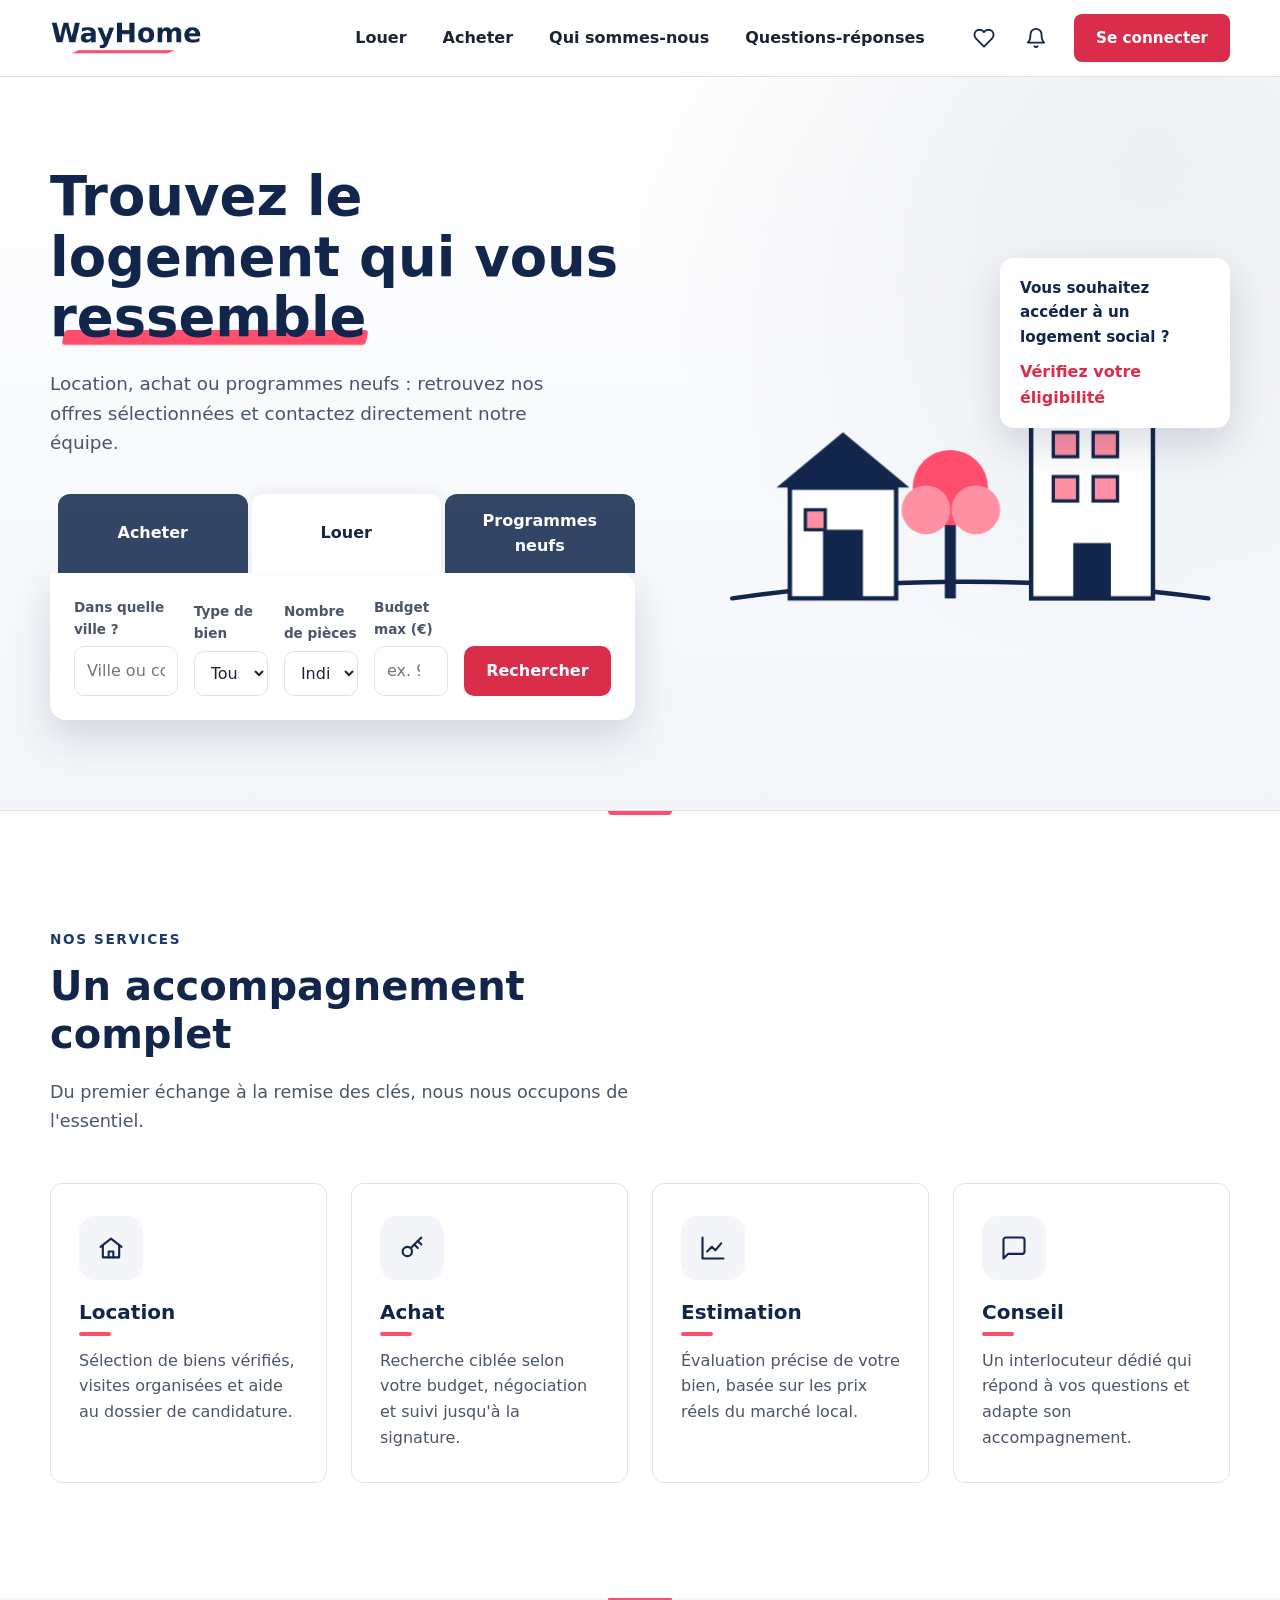
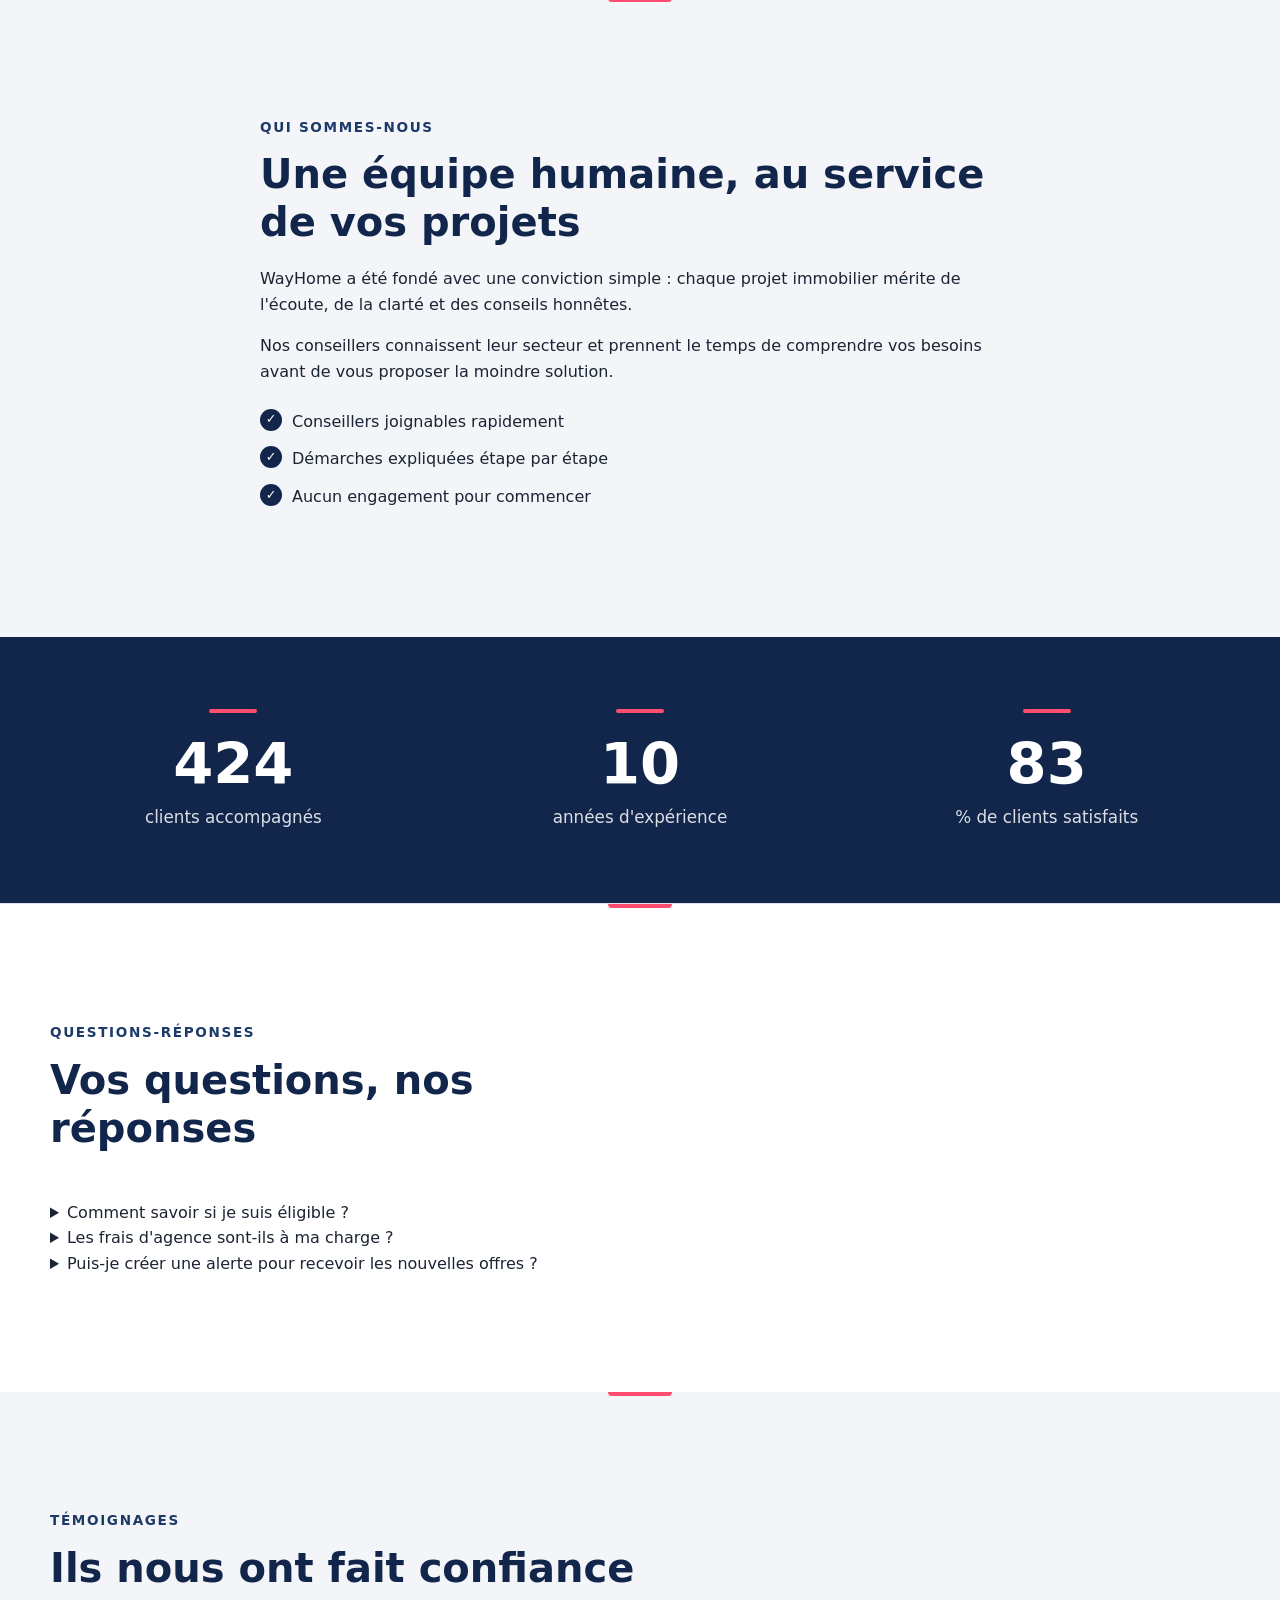
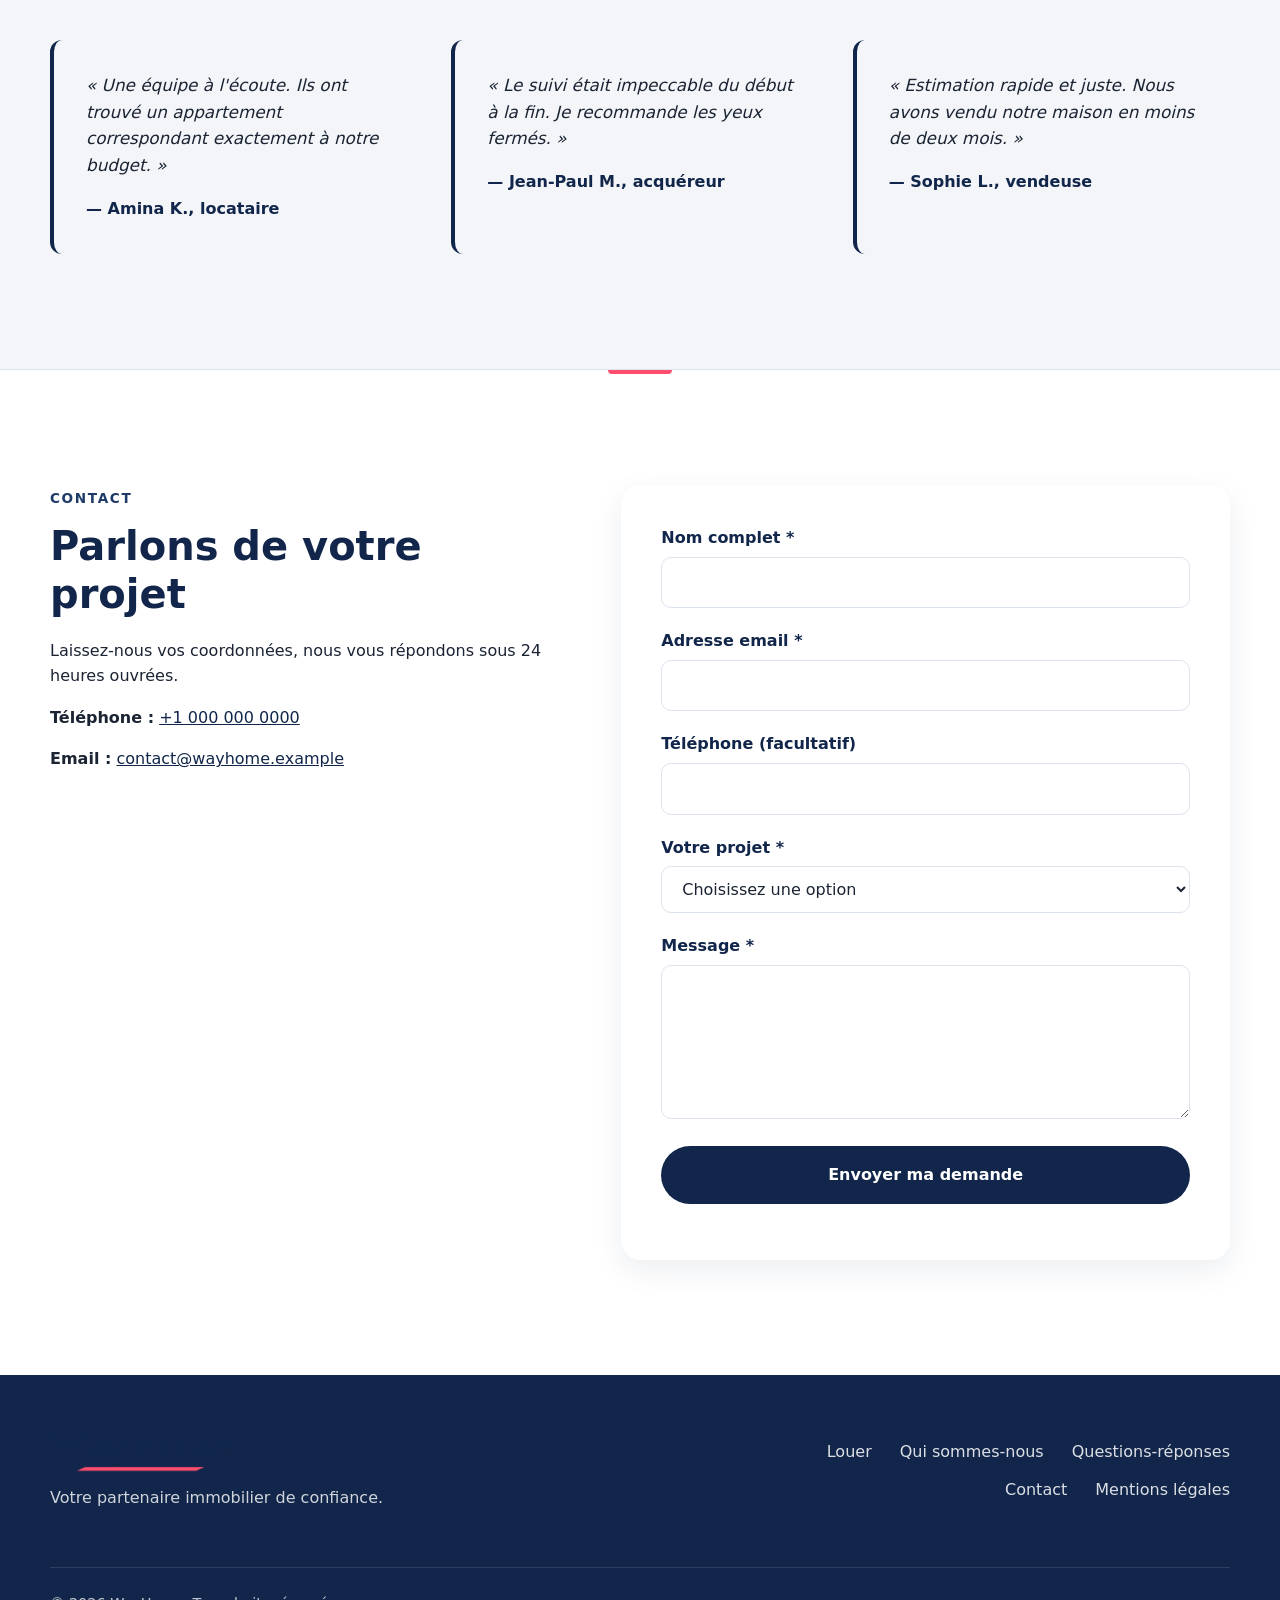
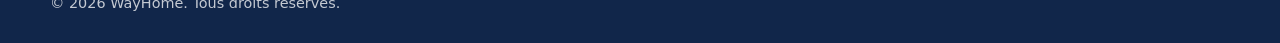
<file: index.html>
<!DOCTYPE html>
<html lang="fr">
<head>
  <!-- Métadonnées de base : encodage, responsive, description SEO -->
  <meta charset="UTF-8">
  <meta name="viewport" content="width=device-width, initial-scale=1.0">
  <meta name="description" content="WayHome : location, achat et programmes neufs. Trouvez le logement qui vous correspond et contactez notre équipe.">
  <title>WayHome | Trouvez le logement qui vous ressemble</title>

  <!-- Feuilles de style : base, puis page d'accueil -->
  <link rel="stylesheet" href="css/style.css">
  <link rel="stylesheet" href="css/hero.css">
  <link rel="icon" href="assets/logo.png" type="image/png">
</head>
<body>

  <!-- Lien d'évitement : accès direct au contenu au clavier -->
  <a class="skip-link" href="#contenu">Aller au contenu principal</a>

  <!-- ===================== HEADER ===================== -->
  <header class="site-header" id="haut">
    <div class="container header-inner">

      <!-- Logo à gauche -->
      <a href="#haut" class="logo" aria-label="WayHome, retour en haut de la page">
        <img src="assets/logo.png" alt="Logo WayHome" width="150" height="34">
      </a>

      <!-- Menu centré -->
      <nav class="main-nav" id="menu-principal" aria-label="Navigation principale">
        <ul>
          <li><a href="#recherche">Louer</a></li>
          <li><a href="#recherche">Acheter</a></li>
          <li><a href="#a-propos">Qui sommes-nous</a></li>
          <li><a href="#questions">Questions-réponses</a></li>
        </ul>
      </nav>

      <!-- Actions à droite : favoris, alertes, connexion -->
      <div class="header-actions">
        <a href="#contact" class="icone-action" aria-label="Mes favoris">
          <svg width="22" height="22" viewBox="0 0 24 24" fill="none" stroke="currentColor" stroke-width="2" stroke-linecap="round" stroke-linejoin="round" aria-hidden="true">
            <path d="M20.8 4.6a5.5 5.5 0 0 0-7.8 0L12 5.7l-1-1.1a5.5 5.5 0 0 0-7.8 7.8l1 1.1L12 21.3l7.8-7.8 1-1.1a5.5 5.5 0 0 0 0-7.8z"/>
          </svg>
        </a>
        <a href="#contact" class="icone-action" aria-label="Mes alertes">
          <svg width="22" height="22" viewBox="0 0 24 24" fill="none" stroke="currentColor" stroke-width="2" stroke-linecap="round" stroke-linejoin="round" aria-hidden="true">
            <path d="M18 8a6 6 0 0 0-12 0c0 7-3 9-3 9h18s-3-2-3-9"/>
            <path d="M13.7 21a2 2 0 0 1-3.4 0"/>
          </svg>
        </a>
        <a href="#contact" class="btn btn-accent btn-small">Se connecter</a>
      </div>

      <!-- Bouton hamburger (mobile uniquement) -->
      <button class="menu-toggle" type="button" aria-expanded="false" aria-controls="menu-principal">
        <span class="sr-only">Ouvrir le menu</span>
        <span class="burger" aria-hidden="true"></span>
      </button>
    </div>
  </header>

  <main id="contenu">

    <!-- ===================== HERO ===================== -->
    <section class="accueil" aria-labelledby="titre-hero">
      <div class="container accueil-grille">

        <!-- Colonne gauche : titre, texte et recherche -->
        <div class="accueil-texte reveal">
          <h1 id="titre-hero">
            Trouvez le logement qui vous <span class="souligne">ressemble</span>
          </h1>
          <p class="accueil-lead">
            Location, achat ou programmes neufs : retrouvez nos offres sélectionnées
            et contactez directement notre équipe.
          </p>

          <!-- Bloc de recherche à onglets -->
          <div class="recherche" id="recherche">
            <div class="onglets" role="tablist" aria-label="Type de projet">
              <button type="button" role="tab" id="onglet-acheter" class="onglet"
                      aria-selected="false" aria-controls="panneau-recherche" tabindex="-1" data-type="achat">
                Acheter
              </button>
              <button type="button" role="tab" id="onglet-louer" class="onglet"
                      aria-selected="true" aria-controls="panneau-recherche" tabindex="0" data-type="location">
                Louer
              </button>
              <button type="button" role="tab" id="onglet-neuf" class="onglet"
                      aria-selected="false" aria-controls="panneau-recherche" tabindex="-1" data-type="neuf">
                Programmes neufs
              </button>
            </div>

            <form class="recherche-panneau" id="panneau-recherche" role="tabpanel" aria-labelledby="onglet-louer">
              <div class="champ champ-ville">
                <label for="ville">Dans quelle ville ?</label>
                <input type="text" id="ville" name="ville" placeholder="Ville ou code postal" autocomplete="address-level2">
              </div>

              <div class="champ">
                <label for="type-bien">Type de bien</label>
                <select id="type-bien" name="type-bien">
                  <option value="">Tous</option>
                  <option value="appartement">Appartement</option>
                  <option value="maison">Maison</option>
                </select>
              </div>

              <div class="champ">
                <label for="pieces">Nombre de pièces</label>
                <select id="pieces" name="pieces">
                  <option value="">Indifférent</option>
                  <option value="1">1 pièce</option>
                  <option value="2">2 pièces</option>
                  <option value="3">3 pièces</option>
                  <option value="4">4 pièces et plus</option>
                </select>
              </div>

              <div class="champ">
                <label for="budget">Budget max (€)</label>
                <input type="number" id="budget" name="budget" min="0" step="1000" placeholder="ex. 900">
              </div>

              <button type="submit" class="btn-recherche">Rechercher</button>
            </form>
          </div>
        </div>

        <!-- Colonne droite : illustration et encart d'éligibilité -->
        <div class="accueil-visuel reveal">
          <!-- Illustration vectorielle originale, décorative -->
          <svg class="illustration" viewBox="0 0 480 380" role="img" aria-hidden="true" focusable="false">
            <!-- Soleil -->
            <circle cx="390" cy="70" r="34" class="ill-accent" />
            <!-- Sol -->
            <path d="M30 330 Q240 300 460 330" class="ill-trait" fill="none" />
            <!-- Maison basse -->
            <g class="ill-maison">
              <path d="M70 230 L130 180 L190 230 Z" class="ill-toit" />
              <rect x="82" y="230" width="96" height="100" class="ill-mur" />
              <rect x="112" y="268" width="36" height="62" class="ill-porte" />
              <rect x="96" y="250" width="18" height="18" class="ill-fenetre" />
            </g>
            <!-- Arbre -->
            <g class="ill-arbre">
              <rect x="222" y="260" width="10" height="70" class="ill-tronc" />
              <circle cx="227" cy="230" r="34" class="ill-accent" />
              <circle cx="205" cy="250" r="22" class="ill-accent-doux" />
              <circle cx="250" cy="250" r="22" class="ill-accent-doux" />
            </g>
            <!-- Immeuble -->
            <g class="ill-immeuble">
              <rect x="300" y="110" width="110" height="220" class="ill-mur" />
              <rect x="320" y="140" width="22" height="22" class="ill-fenetre" />
              <rect x="356" y="140" width="22" height="22" class="ill-fenetre" />
              <rect x="320" y="180" width="22" height="22" class="ill-fenetre" />
              <rect x="356" y="180" width="22" height="22" class="ill-fenetre" />
              <rect x="320" y="220" width="22" height="22" class="ill-fenetre" />
              <rect x="356" y="220" width="22" height="22" class="ill-fenetre" />
              <rect x="338" y="280" width="34" height="50" class="ill-porte" />
            </g>
          </svg>

          <!-- Encart d'éligibilité -->
          <aside class="encart-eligibilite" aria-labelledby="titre-eligibilite">
            <p id="titre-eligibilite" class="encart-titre">Vous souhaitez accéder à un logement social ?</p>
            <a href="#contact" class="encart-lien">Vérifiez votre éligibilité</a>
          </aside>
        </div>
      </div>
    </section>

    <!-- ===================== SERVICES ===================== -->
    <section id="services" class="section" aria-labelledby="titre-services">
      <div class="container">
        <header class="section-head reveal">
          <p class="eyebrow">Nos services</p>
          <h2 id="titre-services">Un accompagnement complet</h2>
          <p>Du premier échange à la remise des clés, nous nous occupons de l'essentiel.</p>
        </header>

        <div class="cards">
          <article class="card reveal">
            <div class="card-icon" aria-hidden="true">
              <svg viewBox="0 0 24 24" fill="none" stroke="currentColor" stroke-width="1.8" stroke-linecap="round" stroke-linejoin="round"><path d="M3 11l9-7 9 7"/><path d="M5 10v10h14V10"/><path d="M10 20v-5h4v5"/></svg>
            </div>
            <h3>Location</h3>
            <p>Sélection de biens vérifiés, visites organisées et aide au dossier de candidature.</p>
          </article>
          <article class="card reveal">
            <div class="card-icon" aria-hidden="true">
              <svg viewBox="0 0 24 24" fill="none" stroke="currentColor" stroke-width="1.8" stroke-linecap="round" stroke-linejoin="round"><circle cx="8" cy="15" r="4"/><path d="M11 12l9-9"/><path d="M17 6l3 3"/><path d="M14 9l3 3"/></svg>
            </div>
            <h3>Achat</h3>
            <p>Recherche ciblée selon votre budget, négociation et suivi jusqu'à la signature.</p>
          </article>
          <article class="card reveal">
            <div class="card-icon" aria-hidden="true">
              <svg viewBox="0 0 24 24" fill="none" stroke="currentColor" stroke-width="1.8" stroke-linecap="round" stroke-linejoin="round"><path d="M3 3v18h18"/><path d="M7 15l4-4 3 3 5-6"/></svg>
            </div>
            <h3>Estimation</h3>
            <p>Évaluation précise de votre bien, basée sur les prix réels du marché local.</p>
          </article>
          <article class="card reveal">
            <div class="card-icon" aria-hidden="true">
              <svg viewBox="0 0 24 24" fill="none" stroke="currentColor" stroke-width="1.8" stroke-linecap="round" stroke-linejoin="round"><path d="M21 15a2 2 0 0 1-2 2H7l-4 4V5a2 2 0 0 1 2-2h14a2 2 0 0 1 2 2z"/></svg>
            </div>
            <h3>Conseil</h3>
            <p>Un interlocuteur dédié qui répond à vos questions et adapte son accompagnement.</p>
          </article>
        </div>
      </div>
    </section>

    <!-- ===================== À PROPOS ===================== -->
    <section id="a-propos" class="section section-alt" aria-labelledby="titre-apropos">
      <div class="container about">
        <div class="about-text reveal">
          <p class="eyebrow">Qui sommes-nous</p>
          <h2 id="titre-apropos">Une équipe humaine, au service de vos projets</h2>
          <p>
            WayHome a été fondé avec une conviction simple : chaque projet immobilier mérite
            de l'écoute, de la clarté et des conseils honnêtes.
          </p>
          <p>
            Nos conseillers connaissent leur secteur et prennent le temps de comprendre vos
            besoins avant de vous proposer la moindre solution.
          </p>
          <ul class="checklist">
            <li>Conseillers joignables rapidement</li>
            <li>Démarches expliquées étape par étape</li>
            <li>Aucun engagement pour commencer</li>
          </ul>
        </div>
      </div>
    </section>

    <!-- ===================== CHIFFRES CLÉS ===================== -->
    <section class="chiffres" aria-labelledby="titre-chiffres">
      <div class="container">
        <h2 id="titre-chiffres" class="sr-only">Nos chiffres clés</h2>
        <div class="chiffres-grille">
          <div class="chiffre reveal">
            <span class="stat-number" data-target="500">0</span>
            <span class="stat-label">clients accompagnés</span>
          </div>
          <div class="chiffre reveal">
            <span class="stat-number" data-target="12">0</span>
            <span class="stat-label">années d'expérience</span>
          </div>
          <div class="chiffre reveal">
            <span class="stat-number" data-target="98">0</span>
            <span class="stat-label">% de clients satisfaits</span>
          </div>
        </div>
      </div>
    </section>

    <!-- ===================== QUESTIONS-RÉPONSES ===================== -->
    <section id="questions" class="section" aria-labelledby="titre-faq">
      <div class="container faq">
        <header class="section-head reveal">
          <p class="eyebrow">Questions-réponses</p>
          <h2 id="titre-faq">Vos questions, nos réponses</h2>
        </header>
        <details class="faq-item reveal">
          <summary>Comment savoir si je suis éligible ?</summary>
          <p>Utilisez le lien « Vérifiez votre éligibilité » ou contactez-nous : nous vous indiquerons les conditions à remplir.</p>
        </details>
        <details class="faq-item reveal">
          <summary>Les frais d'agence sont-ils à ma charge ?</summary>
          <p>Cela dépend du type de bien et de la transaction. Nous vous communiquons les montants avant tout engagement.</p>
        </details>
        <details class="faq-item reveal">
          <summary>Puis-je créer une alerte pour recevoir les nouvelles offres ?</summary>
          <p>Oui. Indiquez vos critères dans le formulaire de contact et nous vous tiendrons informé.</p>
        </details>
      </div>
    </section>

    <!-- ===================== TÉMOIGNAGES ===================== -->
    <section id="temoignages" class="section section-alt" aria-labelledby="titre-temoignages">
      <div class="container">
        <header class="section-head reveal">
          <p class="eyebrow">Témoignages</p>
          <h2 id="titre-temoignages">Ils nous ont fait confiance</h2>
        </header>

        <div class="testimonials">
          <blockquote class="testimonial reveal">
            <p>« Une équipe à l'écoute. Ils ont trouvé un appartement correspondant exactement à notre budget. »</p>
            <footer>— Amina K., locataire</footer>
          </blockquote>
          <blockquote class="testimonial reveal">
            <p>« Le suivi était impeccable du début à la fin. Je recommande les yeux fermés. »</p>
            <footer>— Jean-Paul M., acquéreur</footer>
          </blockquote>
          <blockquote class="testimonial reveal">
            <p>« Estimation rapide et juste. Nous avons vendu notre maison en moins de deux mois. »</p>
            <footer>— Sophie L., vendeuse</footer>
          </blockquote>
        </div>
      </div>
    </section>

    <!-- ===================== CONTACT ===================== -->
    <section id="contact" class="section" aria-labelledby="titre-contact">
      <div class="container contact">
        <div class="contact-text reveal">
          <p class="eyebrow">Contact</p>
          <h2 id="titre-contact">Parlons de votre projet</h2>
          <p>Laissez-nous vos coordonnées, nous vous répondons sous 24 heures ouvrées.</p>
          <p><strong>Téléphone :</strong> <a href="tel:+10000000000">+1 000 000 0000</a></p>
          <p><strong>Email :</strong> <a href="mailto:contact@wayhome.example">contact@wayhome.example</a></p>
        </div>

        <!-- Formulaire avec validation côté client (js/main.js) -->
        <form class="contact-form reveal" id="formulaire-contact" novalidate>
          <div class="field">
            <label for="nom">Nom complet <span aria-hidden="true">*</span></label>
            <input type="text" id="nom" name="nom" autocomplete="name" required minlength="2" aria-describedby="erreur-nom">
            <p class="error" id="erreur-nom" role="alert"></p>
          </div>

          <div class="field">
            <label for="email">Adresse email <span aria-hidden="true">*</span></label>
            <input type="email" id="email" name="email" autocomplete="email" required aria-describedby="erreur-email">
            <p class="error" id="erreur-email" role="alert"></p>
          </div>

          <div class="field">
            <label for="telephone">Téléphone (facultatif)</label>
            <input type="tel" id="telephone" name="telephone" autocomplete="tel" aria-describedby="erreur-telephone">
            <p class="error" id="erreur-telephone" role="alert"></p>
          </div>

          <div class="field">
            <label for="sujet">Votre projet <span aria-hidden="true">*</span></label>
            <select id="sujet" name="sujet" required aria-describedby="erreur-sujet">
              <option value="">Choisissez une option</option>
              <option value="location">Location</option>
              <option value="achat">Achat</option>
              <option value="estimation">Estimation</option>
              <option value="autre">Autre demande</option>
            </select>
            <p class="error" id="erreur-sujet" role="alert"></p>
          </div>

          <div class="field">
            <label for="message">Message <span aria-hidden="true">*</span></label>
            <textarea id="message" name="message" rows="5" required minlength="10" aria-describedby="erreur-message"></textarea>
            <p class="error" id="erreur-message" role="alert"></p>
          </div>

          <button type="submit" class="btn btn-primary btn-block">Envoyer ma demande</button>
          <p class="form-status" id="statut-formulaire" role="status" aria-live="polite"></p>
        </form>
      </div>
    </section>

  </main>

  <!-- ===================== FOOTER ===================== -->
  <footer class="site-footer">
    <div class="container footer-inner">
      <div class="footer-brand">
        <img src="assets/logo.png" alt="Logo WayHome" width="130" height="29" loading="lazy">
        <p>Votre partenaire immobilier de confiance.</p>
      </div>

      <nav aria-label="Liens du pied de page">
        <ul class="footer-links">
          <li><a href="#recherche">Louer</a></li>
          <li><a href="#a-propos">Qui sommes-nous</a></li>
          <li><a href="#questions">Questions-réponses</a></li>
          <li><a href="#contact">Contact</a></li>
          <li><a href="mentions-legales.html">Mentions légales</a></li>
        </ul>
      </nav>

      <p class="copyright">&copy; <span id="annee"></span> WayHome. Tous droits réservés.</p>
    </div>
  </footer>

  <!-- Scripts en fin de body, avec defer -->
  <script src="js/main.js" defer></script>
  <script src="js/search.js" defer></script>
</body>
</html>
</file>
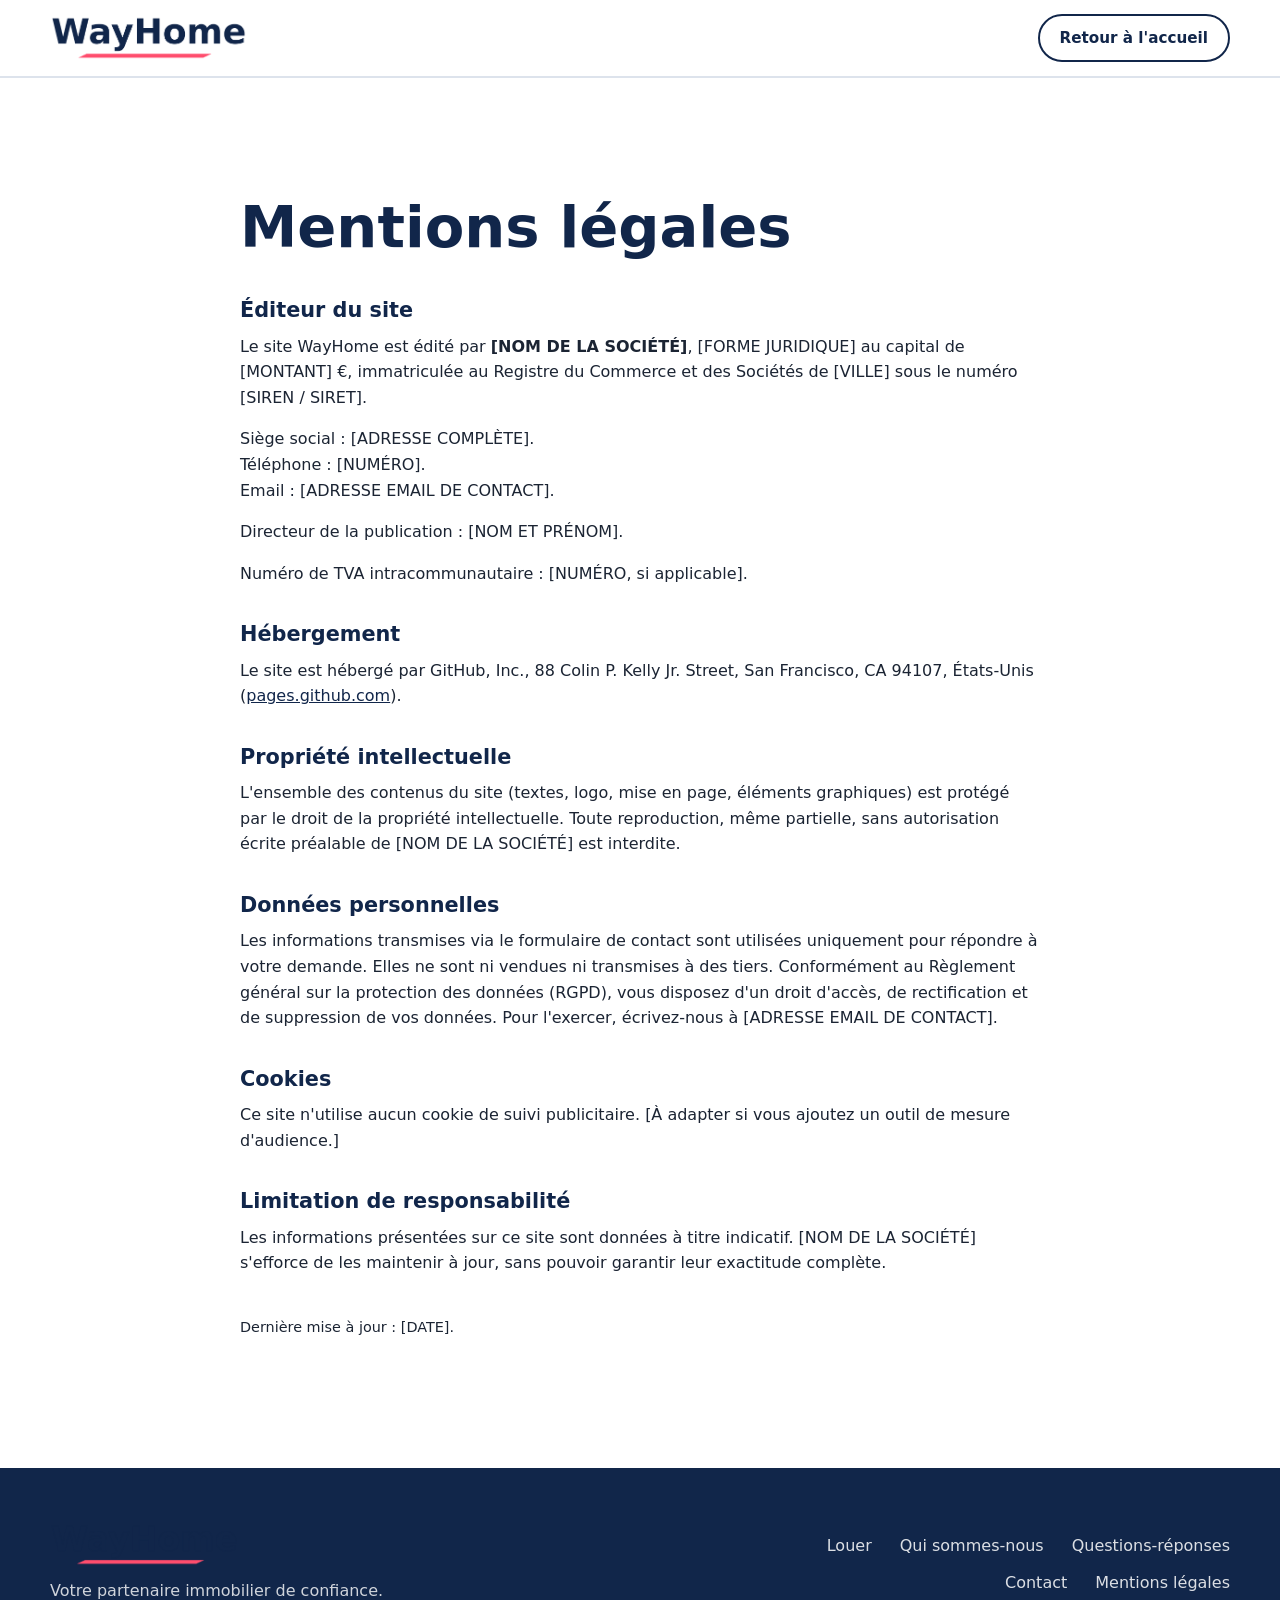
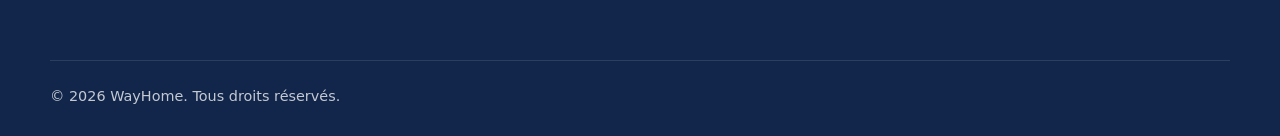
<file: mentions-legales.html>
<!DOCTYPE html>
<html lang="fr">
<head>
  <meta charset="UTF-8">
  <meta name="viewport" content="width=device-width, initial-scale=1.0">
  <meta name="description" content="Mentions légales du site WayHome.">
  <title>Mentions légales | WayHome</title>
  <link rel="stylesheet" href="css/style.css">
  <link rel="icon" href="assets/logo.png" type="image/png">
</head>
<body>

  <a class="skip-link" href="#contenu">Aller au contenu principal</a>

  <header class="site-header">
    <div class="container header-inner">
      <a href="index.html" class="logo" aria-label="WayHome, retour à l'accueil">
        <img src="assets/logo.png" alt="Logo WayHome" width="150" height="34">
      </a>
      <a href="index.html" class="btn btn-outline btn-small">Retour à l'accueil</a>
    </div>
  </header>

  <main id="contenu" class="section">
    <div class="container legal">

      <h1>Mentions légales</h1>

      <!-- Éditeur du site -->
      <h2>Éditeur du site</h2>
      <p>
        Le site WayHome est édité par <strong>[NOM DE LA SOCIÉTÉ]</strong>,
        [FORME JURIDIQUE] au capital de [MONTANT] €,
        immatriculée au Registre du Commerce et des Sociétés de [VILLE] sous le numéro [SIREN / SIRET].
      </p>
      <p>
        Siège social : [ADRESSE COMPLÈTE].<br>
        Téléphone : [NUMÉRO].<br>
        Email : [ADRESSE EMAIL DE CONTACT].
      </p>
      <p>Directeur de la publication : [NOM ET PRÉNOM].</p>
      <p>Numéro de TVA intracommunautaire : [NUMÉRO, si applicable].</p>

      <!-- Hébergement -->
      <h2>Hébergement</h2>
      <p>
        Le site est hébergé par GitHub, Inc., 88 Colin P. Kelly Jr. Street, San Francisco, CA 94107, États-Unis
        (<a href="https://pages.github.com" rel="noopener">pages.github.com</a>).
      </p>

      <!-- Propriété intellectuelle -->
      <h2>Propriété intellectuelle</h2>
      <p>
        L'ensemble des contenus du site (textes, logo, mise en page, éléments graphiques) est protégé par le droit de la propriété intellectuelle.
        Toute reproduction, même partielle, sans autorisation écrite préalable de [NOM DE LA SOCIÉTÉ] est interdite.
      </p>

      <!-- Données personnelles -->
      <h2>Données personnelles</h2>
      <p>
        Les informations transmises via le formulaire de contact sont utilisées uniquement pour répondre à votre demande.
        Elles ne sont ni vendues ni transmises à des tiers.
        Conformément au Règlement général sur la protection des données (RGPD), vous disposez d'un droit d'accès, de rectification et de suppression de vos données.
        Pour l'exercer, écrivez-nous à [ADRESSE EMAIL DE CONTACT].
      </p>

      <!-- Cookies -->
      <h2>Cookies</h2>
      <p>
        Ce site n'utilise aucun cookie de suivi publicitaire. [À adapter si vous ajoutez un outil de mesure d'audience.]
      </p>

      <!-- Responsabilité -->
      <h2>Limitation de responsabilité</h2>
      <p>
        Les informations présentées sur ce site sont données à titre indicatif.
        [NOM DE LA SOCIÉTÉ] s'efforce de les maintenir à jour, sans pouvoir garantir leur exactitude complète.
      </p>

      <p class="legal-date">Dernière mise à jour : [DATE].</p>
    </div>
  </main>

  <footer class="site-footer">
    <div class="container footer-inner">
      <div class="footer-brand">
        <img src="assets/logo.png" alt="Logo WayHome" width="130" height="30" loading="lazy">
        <p>Votre partenaire immobilier de confiance.</p>
      </div>
      <nav aria-label="Liens du pied de page">
        <ul class="footer-links">
          <li><a href="index.html#recherche">Louer</a></li>
          <li><a href="index.html#a-propos">Qui sommes-nous</a></li>
          <li><a href="index.html#questions">Questions-réponses</a></li>
          <li><a href="index.html#contact">Contact</a></li>
          <li><a href="mentions-legales.html">Mentions légales</a></li>
        </ul>
      </nav>
      <p class="copyright">&copy; <span id="annee"></span> WayHome. Tous droits réservés.</p>
    </div>
  </footer>

  <script>
    // Année courante dans le footer
    document.getElementById('annee').textContent = new Date().getFullYear();
  </script>
</body>
</html>
</file>
<file: css/style.css>
/* =========================================================
   WayHome : feuille de style principale
   Palette reprise de la page de référence : navy #11264A et blanc
   ========================================================= */

/* ---------- 1. Variables (couleurs, typographie, espacements) ---------- */
:root {
  --couleur-principale: #11264A;      /* navy de référence */
  --couleur-principale-claire: #1d3a68;
  --couleur-fond: #FFFFFF;
  --couleur-fond-alt: #F3F5F9;        /* gris bleuté très léger pour alterner les sections */
  --couleur-texte: #1B2433;
  --couleur-texte-doux: #4A5568;      /* contraste AA sur fond blanc */
  --couleur-bordure: #DDE3EC;
  --couleur-erreur: #B42318;

  --police: system-ui, -apple-system, "Segoe UI", Roboto, "Helvetica Neue", Arial, sans-serif;

  --rayon: 12px;
  --ombre: 0 10px 30px rgba(17, 38, 74, 0.08);
  --ombre-forte: 0 16px 40px rgba(17, 38, 74, 0.16);
  --transition: 0.35s cubic-bezier(0.22, 0.61, 0.36, 1);

  --espace-section: clamp(64px, 9vw, 120px);
  --largeur-max: 1180px;
  --hauteur-header: 76px;
}

/* ---------- 2. Base ---------- */
*,
*::before,
*::after {
  box-sizing: border-box;
}

html {
  scroll-behavior: smooth;
  scroll-padding-top: var(--hauteur-header); /* évite que le header cache les titres */
}

body {
  margin: 0;
  font-family: var(--police);
  font-size: 1rem;
  line-height: 1.6;
  color: var(--couleur-texte);
  background: var(--couleur-fond);
}

img {
  max-width: 100%;
  height: auto;
  display: block;
}

a {
  color: var(--couleur-principale);
}

h1, h2, h3 {
  line-height: 1.2;
  color: var(--couleur-principale);
  margin: 0 0 0.5em;
}

h1 { font-size: clamp(2.2rem, 5vw, 3.6rem); font-weight: 800; }
h2 { font-size: clamp(1.8rem, 3.5vw, 2.5rem); font-weight: 700; }
h3 { font-size: 1.25rem; font-weight: 700; }

p {
  margin: 0 0 1em;
}

/* Lien d'évitement : caché sauf au focus clavier */
.skip-link {
  position: absolute;
  left: 16px;
  top: -100px;
  z-index: 1000;
  background: var(--couleur-principale);
  color: #fff;
  padding: 10px 16px;
  border-radius: 8px;
  transition: top var(--transition);
}

.skip-link:focus {
  top: 16px;
}

/* Visible uniquement pour les lecteurs d'écran */
.sr-only {
  position: absolute;
  width: 1px;
  height: 1px;
  padding: 0;
  margin: -1px;
  overflow: hidden;
  clip: rect(0, 0, 0, 0);
  white-space: nowrap;
  border: 0;
}

/* Focus visible pour la navigation au clavier */
:focus-visible {
  outline: 3px solid #5B8DEF;
  outline-offset: 3px;
  border-radius: 4px;
}

.container {
  width: min(100% - 40px, var(--largeur-max));
  margin-inline: auto;
}

.section {
  padding-block: var(--espace-section);
}

.section-alt {
  background: var(--couleur-fond-alt);
}

.section-head {
  max-width: 640px;
  margin-bottom: 48px;
}

.section-head p:last-child {
  color: var(--couleur-texte-doux);
  font-size: 1.1rem;
}

.eyebrow {
  display: inline-block;
  font-size: 0.85rem;
  font-weight: 700;
  letter-spacing: 0.12em;
  text-transform: uppercase;
  color: var(--couleur-principale-claire);
  margin-bottom: 12px;
}

/* ---------- 3. Boutons ---------- */
.btn {
  display: inline-flex;
  align-items: center;
  justify-content: center;
  gap: 8px;
  padding: 14px 28px;
  font: inherit;
  font-weight: 600;
  text-decoration: none;
  border-radius: 999px;
  border: 2px solid transparent;
  cursor: pointer;
  transition: transform var(--transition), box-shadow var(--transition),
              background-color var(--transition), color var(--transition);
}

.btn:hover {
  transform: translateY(-3px);
  box-shadow: var(--ombre-forte);
}

.btn:active {
  transform: translateY(-1px);
}

.btn-primary {
  background: var(--couleur-principale);
  color: #fff;
}

.btn-primary:hover {
  background: var(--couleur-principale-claire);
}

.btn-outline {
  background: transparent;
  color: var(--couleur-principale);
  border-color: var(--couleur-principale);
}

.btn-outline:hover {
  background: var(--couleur-principale);
  color: #fff;
}

.btn-small {
  padding: 10px 20px;
  font-size: 0.95rem;
}

.btn-block {
  width: 100%;
}

/* ---------- 4. Header ---------- */
.site-header {
  position: sticky;
  top: 0;
  z-index: 100;
  background: rgba(255, 255, 255, 0.92);
  backdrop-filter: blur(10px);
  border-bottom: 1px solid var(--couleur-bordure);
  transition: box-shadow var(--transition);
}

.site-header.is-scrolled {
  box-shadow: 0 6px 20px rgba(17, 38, 74, 0.08);
}

.header-inner {
  display: flex;
  align-items: center;
  justify-content: space-between;
  height: var(--hauteur-header);
}

.logo img {
  height: 44px;
  width: auto;
}

.main-nav ul {
  display: flex;
  gap: 28px;
  list-style: none;
  margin: 0;
  padding: 0;
}

.main-nav a:not(.btn) {
  position: relative;
  text-decoration: none;
  font-weight: 500;
  color: var(--couleur-texte);
  padding-block: 6px;
}

/* Soulignement animé au survol */
.main-nav a:not(.btn)::after {
  content: "";
  position: absolute;
  left: 0;
  bottom: 0;
  width: 100%;
  height: 2px;
  background: var(--couleur-principale);
  transform: scaleX(0);
  transform-origin: right;
  transition: transform var(--transition);
}

.main-nav a:not(.btn):hover::after,
.main-nav a:not(.btn):focus-visible::after {
  transform: scaleX(1);
  transform-origin: left;
}

.main-nav {
  display: flex;
  align-items: center;
  gap: 32px;
}

/* Bouton hamburger : masqué sur desktop */
.menu-toggle {
  display: none;
  width: 44px;
  height: 44px;
  background: none;
  border: 0;
  cursor: pointer;
  padding: 0;
}

.burger,
.burger::before,
.burger::after {
  display: block;
  width: 24px;
  height: 2px;
  background: var(--couleur-principale);
  border-radius: 2px;
  transition: transform var(--transition), background-color var(--transition);
  margin: 0 auto;
  position: relative;
}

.burger::before,
.burger::after {
  content: "";
  position: absolute;
  left: 0;
}

.burger::before { top: -7px; }
.burger::after { top: 7px; }

/* Croix quand le menu est ouvert */
.menu-toggle[aria-expanded="true"] .burger {
  background: transparent;
}

.menu-toggle[aria-expanded="true"] .burger::before {
  transform: translateY(7px) rotate(45deg);
}

.menu-toggle[aria-expanded="true"] .burger::after {
  transform: translateY(-7px) rotate(-45deg);
}

/* ---------- 5. Hero ---------- */
.hero {
  position: relative;
  overflow: hidden;
  padding-block: clamp(72px, 12vw, 140px);
  background:
    radial-gradient(circle at 85% 20%, rgba(17, 38, 74, 0.10), transparent 45%),
    linear-gradient(180deg, #ffffff 0%, var(--couleur-fond-alt) 100%);
}

.hero-inner {
  display: grid;
  grid-template-columns: 1.2fr 1fr;
  align-items: center;
  gap: 48px;
}

.hero-lead {
  font-size: 1.15rem;
  color: var(--couleur-texte-doux);
  max-width: 540px;
  margin-bottom: 32px;
}

.hero-actions {
  display: flex;
  flex-wrap: wrap;
  gap: 16px;
}

/* Carte décorative du hero */
.hero-card {
  background: var(--couleur-principale);
  color: #fff;
  border-radius: 20px;
  padding: 40px;
  box-shadow: var(--ombre-forte);
  animation: flottement 6s ease-in-out infinite;
  max-width: 360px;
  margin-left: auto;
}

.hero-card p {
  opacity: 0.75;
  margin-bottom: 4px;
}

.hero-card strong {
  font-size: 1.5rem;
  line-height: 1.3;
}

.hero-card-dot {
  display: inline-block;
  width: 10px;
  height: 10px;
  border-radius: 50%;
  background: #4ADE80;
  margin-bottom: 16px;
  box-shadow: 0 0 0 0 rgba(74, 222, 128, 0.6);
  animation: pulsation 2s infinite;
}

/* Indicateur de défilement */
.scroll-hint {
  position: absolute;
  left: 50%;
  bottom: 24px;
  width: 28px;
  height: 44px;
  border: 2px solid var(--couleur-principale);
  border-radius: 999px;
  transform: translateX(-50%);
  opacity: 0.6;
}

.scroll-hint span {
  display: block;
  width: 4px;
  height: 8px;
  margin: 8px auto 0;
  border-radius: 2px;
  background: var(--couleur-principale);
  animation: defilement 1.8s infinite;
}

/* ---------- 6. Cartes services ---------- */
.cards {
  display: grid;
  grid-template-columns: repeat(auto-fit, minmax(230px, 1fr));
  gap: 24px;
}

.card {
  background: #fff;
  border: 1px solid var(--couleur-bordure);
  border-radius: var(--rayon);
  padding: 32px 28px;
  transition: transform var(--transition), box-shadow var(--transition),
              border-color var(--transition);
}

.card:hover {
  transform: translateY(-8px);
  box-shadow: var(--ombre-forte);
  border-color: transparent;
}

.card-icon {
  font-size: 2rem;
  width: 64px;
  height: 64px;
  display: grid;
  place-items: center;
  border-radius: 16px;
  background: var(--couleur-fond-alt);
  margin-bottom: 20px;
  transition: transform var(--transition), background-color var(--transition);
}

.card:hover .card-icon {
  transform: scale(1.08) rotate(-4deg);
  background: var(--couleur-principale);
}

.card p {
  color: var(--couleur-texte-doux);
  margin: 0;
}

/* ---------- 7. À propos ---------- */
.about {
  display: grid;
  grid-template-columns: 1.3fr 1fr;
  gap: 64px;
  align-items: center;
}

.checklist {
  list-style: none;
  padding: 0;
  margin: 24px 0 0;
}

.checklist li {
  position: relative;
  padding-left: 32px;
  margin-bottom: 12px;
}

.checklist li::before {
  content: "✓";
  position: absolute;
  left: 0;
  top: 0;
  width: 22px;
  height: 22px;
  border-radius: 50%;
  background: var(--couleur-principale);
  color: #fff;
  font-size: 0.8rem;
  display: grid;
  place-items: center;
}

.stats {
  display: grid;
  gap: 20px;
}

.stat {
  background: #fff;
  border-radius: var(--rayon);
  padding: 28px 32px;
  box-shadow: var(--ombre);
  transition: transform var(--transition);
}

.stat:hover {
  transform: translateX(8px);
}

.stat-number {
  display: block;
  font-size: 2.6rem;
  font-weight: 800;
  color: var(--couleur-principale);
  line-height: 1.1;
}

.stat-label {
  color: var(--couleur-texte-doux);
}

/* ---------- 8. Témoignages ---------- */
.testimonials {
  display: grid;
  grid-template-columns: repeat(auto-fit, minmax(260px, 1fr));
  gap: 24px;
}

.testimonial {
  margin: 0;
  background: var(--couleur-fond-alt);
  border-left: 4px solid var(--couleur-principale);
  border-radius: var(--rayon);
  padding: 32px;
  transition: transform var(--transition), box-shadow var(--transition);
}

.testimonial:hover {
  transform: translateY(-4px);
  box-shadow: var(--ombre);
}

.testimonial p {
  font-size: 1.05rem;
  font-style: italic;
  color: var(--couleur-texte);
}

.testimonial footer {
  font-weight: 600;
  color: var(--couleur-principale);
}

/* ---------- 9. Contact & formulaire ---------- */
.contact {
  display: grid;
  grid-template-columns: 1fr 1.2fr;
  gap: 64px;
  align-items: start;
}

.contact-form {
  background: #fff;
  border-radius: 20px;
  padding: 40px;
  box-shadow: var(--ombre);
}

.field {
  margin-bottom: 20px;
}

.field label {
  display: block;
  font-weight: 600;
  margin-bottom: 6px;
  color: var(--couleur-principale);
}

.field input,
.field select,
.field textarea {
  width: 100%;
  font: inherit;
  padding: 12px 16px;
  border: 1.5px solid var(--couleur-bordure);
  border-radius: 10px;
  background: #fff;
  color: var(--couleur-texte);
  transition: border-color var(--transition), box-shadow var(--transition);
}

.field input:hover,
.field select:hover,
.field textarea:hover {
  border-color: #B5C0D0;
}

.field input:focus,
.field select:focus,
.field textarea:focus {
  outline: none;
  border-color: var(--couleur-principale);
  box-shadow: 0 0 0 4px rgba(17, 38, 74, 0.12);
}

.field textarea {
  resize: vertical;
}

/* États d'erreur et de succès */
.field.is-invalid input,
.field.is-invalid select,
.field.is-invalid textarea {
  border-color: var(--couleur-erreur);
}

.field.is-valid input,
.field.is-valid select,
.field.is-valid textarea {
  border-color: #15803D;
}

.error {
  min-height: 0;
  margin: 6px 0 0;
  font-size: 0.9rem;
  color: var(--couleur-erreur);
}

.error:empty {
  display: none;
}

.form-status {
  margin: 16px 0 0;
  font-weight: 600;
  text-align: center;
}

.form-status.is-success {
  color: #15803D;
}

.form-status.is-error {
  color: var(--couleur-erreur);
}

/* ---------- 10. Footer ---------- */
.site-footer {
  background: var(--couleur-principale);
  color: #fff;
  padding-block: 56px 28px;
}

.footer-inner {
  display: grid;
  grid-template-columns: 1.5fr 1fr;
  gap: 32px 48px;
  align-items: center;
}

.footer-brand p {
  opacity: 0.8;
  margin: 12px 0 0;
}

.footer-links {
  display: flex;
  flex-wrap: wrap;
  gap: 12px 28px;
  list-style: none;
  margin: 0;
  padding: 0;
  justify-content: flex-end;
}

.footer-links a {
  color: #fff;
  text-decoration: none;
  opacity: 0.85;
  transition: opacity var(--transition);
}

.footer-links a:hover,
.footer-links a:focus-visible {
  opacity: 1;
  text-decoration: underline;
}

.copyright {
  grid-column: 1 / -1;
  margin: 24px 0 0;
  padding-top: 24px;
  border-top: 1px solid rgba(255, 255, 255, 0.15);
  font-size: 0.9rem;
  opacity: 0.75;
}

/* Le logo doit rester lisible sur fond navy : version blanche recommandée */
.site-footer img {
  height: 42px;
  width: auto;
}

/* ---------- 11. Animations ---------- */

/* Apparition au scroll : fade-in + slide-up (activée par main.js) */
.reveal {
  opacity: 0;
  transform: translateY(32px);
  transition: opacity 0.8s ease, transform 0.8s cubic-bezier(0.22, 0.61, 0.36, 1);
}

.reveal.is-visible {
  opacity: 1;
  transform: none;
}

/* Décalage progressif des cartes et témoignages */
.cards .reveal:nth-child(2),
.testimonials .reveal:nth-child(2) { transition-delay: 0.1s; }
.cards .reveal:nth-child(3),
.testimonials .reveal:nth-child(3) { transition-delay: 0.2s; }
.cards .reveal:nth-child(4) { transition-delay: 0.3s; }

/* Animation d'entrée du hero (au chargement) */
.hero-text > * {
  animation: monter 0.9s cubic-bezier(0.22, 0.61, 0.36, 1) both;
}
.hero-text > :nth-child(2) { animation-delay: 0.1s; }
.hero-text > :nth-child(3) { animation-delay: 0.2s; }
.hero-text > :nth-child(4) { animation-delay: 0.3s; }

@keyframes monter {
  from { opacity: 0; transform: translateY(24px); }
  to   { opacity: 1; transform: none; }
}

@keyframes flottement {
  0%, 100% { transform: translateY(0); }
  50%      { transform: translateY(-12px); }
}

@keyframes pulsation {
  0%   { box-shadow: 0 0 0 0 rgba(74, 222, 128, 0.6); }
  70%  { box-shadow: 0 0 0 10px rgba(74, 222, 128, 0); }
  100% { box-shadow: 0 0 0 0 rgba(74, 222, 128, 0); }
}

@keyframes defilement {
  0%   { transform: translateY(0); opacity: 1; }
  100% { transform: translateY(14px); opacity: 0; }
}

/* ---------- 12. Responsive ---------- */

/* Tablette */
@media (max-width: 960px) {
  .hero-inner,
  .about,
  .contact,
  .footer-inner {
    grid-template-columns: 1fr;
  }

  .hero-card {
    margin: 0 auto;
  }

  .footer-links {
    justify-content: flex-start;
  }
}

/* Mobile : menu hamburger */
@media (max-width: 760px) {
  .menu-toggle {
    display: block;
    order: 2;
  }

  .logo {
    order: 1;
  }

  .main-nav {
    position: absolute;
    top: 100%;
    left: 0;
    right: 0;
    flex-direction: column;
    align-items: stretch;
    gap: 20px;
    padding: 24px 20px 32px;
    background: #fff;
    border-bottom: 1px solid var(--couleur-bordure);
    box-shadow: var(--ombre);
    transform: translateY(-12px);
    opacity: 0;
    visibility: hidden;
    transition: transform var(--transition), opacity var(--transition), visibility var(--transition);
  }

  .main-nav.is-open {
    transform: none;
    opacity: 1;
    visibility: visible;
  }

  .main-nav ul {
    flex-direction: column;
    gap: 16px;
  }

  .main-nav a:not(.btn) {
    font-size: 1.1rem;
  }

  .contact-form {
    padding: 28px 22px;
  }

  .stat {
    padding: 22px 24px;
  }
}

/* Petit mobile */
@media (max-width: 420px) {
  .hero-actions .btn {
    width: 100%;
  }
}

/* ---------- 13. Accessibilité : réduction des animations ---------- */
@media (prefers-reduced-motion: reduce) {
  html {
    scroll-behavior: auto;
  }

  *,
  *::before,
  *::after {
    animation-duration: 0.01ms !important;
    animation-iteration-count: 1 !important;
    transition-duration: 0.01ms !important;
    transition-delay: 0ms !important;
  }

  .reveal {
    opacity: 1;
    transform: none;
  }
}

/* ---------- Cartes de services : version améliorée ---------- */

/* Icône SVG en navy, qui devient blanche au survol */
.card-icon svg {
  width: 28px;
  height: 28px;
  color: var(--couleur-principale);
}

.card:hover .card-icon {
  color: #fff;
}

/* Bordure corail au survol */
.card:hover {
  border-color: var(--couleur-accent);
}

/* Petit trait corail sous le titre, comme l'accent du logo */
.card h3 {
  position: relative;
  padding-bottom: 12px;
  margin-bottom: 12px;
}

.card h3::after {
  content: "";
  position: absolute;
  left: 0;
  bottom: 0;
  width: 32px;
  height: 4px;
  border-radius: 2px;
  background: var(--couleur-accent);
  transition: width var(--transition);
}

.card:hover h3::after {
  width: 56px;
}

/* ---------- Bande de chiffres clés ---------- */

/* La section À propos n'a plus qu'une colonne */
.about {
  grid-template-columns: 1fr;
  max-width: 760px;
}

.chiffres {
  background: var(--couleur-principale);
  padding-block: 72px;
}

.chiffres-grille {
  display: grid;
  grid-template-columns: repeat(auto-fit, minmax(220px, 1fr));
  gap: 40px;
  text-align: center;
}

.chiffre {
  position: relative;
  padding-top: 24px;
}

/* Trait corail au-dessus de chaque chiffre */
.chiffre::before {
  content: "";
  position: absolute;
  top: 0;
  left: 50%;
  transform: translateX(-50%);
  width: 48px;
  height: 4px;
  border-radius: 2px;
  background: var(--couleur-accent);
}

.chiffres .stat-number {
  color: #fff;
  font-size: clamp(2.6rem, 5vw, 3.6rem);
}

.chiffres .stat-label {
  display: block;
  margin-top: 8px;
  color: rgba(255, 255, 255, 0.85);
  font-size: 1.05rem;
}

/* ---------- Séparateurs entre les sections ---------- */

/* Trait corail centré en haut de chaque section */
.section {
  position: relative;
}

.section::before {
  content: "";
  position: absolute;
  top: 0;
  left: 50%;
  transform: translateX(-50%);
  width: 64px;
  height: 4px;
  border-radius: 0 0 4px 4px;
  background: var(--couleur-accent);
}

/* Filet fin entre les sections à fond blanc */
.section:not(.section-alt) {
  border-top: 1px solid var(--couleur-bordure);
}

/* ---------- Page Mentions légales ---------- */
.legal {
  max-width: 800px;
}

.legal h1 {
  margin-bottom: 32px;
}

.legal h2 {
  font-size: 1.3rem;
  margin-top: 36px;
}

.legal p {
  color: var(--couleur-texte);
}

.legal-date {
  margin-top: 40px;
  font-size: 0.9rem;
  color: var(--couleur-texte-doux);
}
</file>
<file: css/hero.css>
/* =========================================================
   WayHome : styles de la page d'accueil
   À charger après css/style.css
   ========================================================= */

/* ---------- Variables complémentaires ---------- */
:root {
  /* Corail de la marque et sa version plus foncée, pour un contraste suffisant
     avec le texte blanc (AA) */
  --couleur-accent: #FF4D6D;
  --couleur-accent-fonce: #D92D4A;
  --couleur-accent-doux: #FF8FA3;
}

/* ---------- Header ---------- */
/* Le header est en grille : logo | menu centré | actions */
.header-inner {
  display: grid;
  grid-template-columns: 1fr auto 1fr;
  align-items: center;
  gap: 24px;
}

.logo {
  justify-self: start;
}

.logo img {
  height: 34px;
  width: auto;
}

.main-nav {
  justify-self: center;
}

.main-nav ul {
  gap: 36px;
}

.main-nav a:not(.btn) {
  font-size: 1rem;
  font-weight: 600;
}

.header-actions {
  justify-self: end;
  display: flex;
  align-items: center;
  gap: 8px;
}

/* Icônes favoris et alertes */
.icone-action {
  display: grid;
  place-items: center;
  width: 44px;
  height: 44px;
  border-radius: 50%;
  color: var(--couleur-principale);
  text-decoration: none;
  transition: background-color var(--transition), transform var(--transition);
}

.icone-action:hover {
  background: var(--couleur-fond-alt);
  transform: translateY(-2px);
}

/* Bouton « Se connecter » en corail */
.btn-accent {
  background: var(--couleur-accent-fonce);
  color: #fff;
  border-radius: 8px;
  margin-left: 8px;
}

.btn-accent:hover {
  background: #B82340;
  color: #fff;
}

/* ---------- Hero : deux colonnes ---------- */
.accueil {
  position: relative;
  overflow: hidden;
  padding-block: clamp(48px, 7vw, 96px);
  background:
    radial-gradient(circle at 90% 10%, rgba(17, 38, 74, 0.07), transparent 40%),
    linear-gradient(180deg, #ffffff 0%, var(--couleur-fond-alt) 100%);
}

.accueil-grille {
  display: grid;
  grid-template-columns: 1.1fr 1fr;
  align-items: center;
  gap: clamp(32px, 5vw, 72px);
}

.accueil h1 {
  font-size: clamp(2.2rem, 4.6vw, 3.4rem);
  font-weight: 800;
  line-height: 1.12;
  margin-bottom: 20px;
}

/* Trait corail sous un mot-clé, comme l'accent du logo */
.souligne {
  position: relative;
  display: inline-block;
  z-index: 0;
}

.souligne::after {
  content: "";
  position: absolute;
  left: 4%;
  right: 0;
  bottom: 0.08em;
  height: 0.28em;
  background: var(--couleur-accent);
  border-radius: 4px;
  z-index: -1;
  transform: skewX(-12deg);
  transform-origin: left;
  animation: tracer 1s 0.4s cubic-bezier(0.22, 0.61, 0.36, 1) both;
}

.accueil-lead {
  font-size: 1.15rem;
  color: var(--couleur-texte-doux);
  max-width: 520px;
  margin-bottom: 36px;
}

/* ---------- Bloc de recherche ---------- */
.recherche {
  max-width: 640px;
}

/* Onglets : bleu marine, onglet actif en blanc */
.onglets {
  display: flex;
  gap: 4px;
  padding-left: 8px;
}

.onglet {
  flex: 1 1 0;
  padding: 14px 16px;
  font: inherit;
  font-weight: 600;
  color: #fff;
  background: var(--couleur-principale);
  border: 0;
  border-radius: 12px 12px 0 0;
  cursor: pointer;
  opacity: 0.85;
  transition: background-color var(--transition), opacity var(--transition), color var(--transition);
}

.onglet:hover {
  opacity: 1;
}

.onglet[aria-selected="true"] {
  background: #fff;
  color: var(--couleur-principale);
  opacity: 1;
  box-shadow: 0 -4px 12px rgba(17, 38, 74, 0.06);
}

/* Panneau de recherche : carte blanche avec ombre douce */
.recherche-panneau {
  display: grid;
  grid-template-columns: 1.4fr 1fr 1fr 1fr auto;
  gap: 16px;
  align-items: end;
  background: #fff;
  padding: 24px;
  border-radius: 0 16px 16px 16px;
  box-shadow: var(--ombre-forte);
}

.recherche-panneau .champ {
  display: flex;
  flex-direction: column;
  gap: 6px;
  min-width: 0;
}

.recherche-panneau label {
  font-size: 0.85rem;
  font-weight: 600;
  color: var(--couleur-texte-doux);
}

.recherche-panneau input,
.recherche-panneau select {
  width: 100%;
  font: inherit;
  padding: 11px 12px;
  color: var(--couleur-texte);
  background: #fff;
  border: 1.5px solid var(--couleur-bordure);
  border-radius: 10px;
  transition: border-color var(--transition), box-shadow var(--transition);
}

.recherche-panneau input:focus,
.recherche-panneau select:focus {
  outline: none;
  border-color: var(--couleur-principale);
  box-shadow: 0 0 0 4px rgba(17, 38, 74, 0.12);
}

/* Bouton Rechercher en corail */
.btn-recherche {
  font: inherit;
  font-weight: 700;
  padding: 12px 22px;
  color: #fff;
  background: var(--couleur-accent-fonce);
  border: 0;
  border-radius: 10px;
  cursor: pointer;
  white-space: nowrap;
  transition: transform var(--transition), background-color var(--transition), box-shadow var(--transition);
}

.btn-recherche:hover {
  background: #B82340;
  transform: translateY(-2px);
  box-shadow: 0 10px 22px rgba(217, 45, 74, 0.3);
}

.btn-recherche:active {
  transform: translateY(0);
}

/* ---------- Colonne visuelle ---------- */
.accueil-visuel {
  position: relative;
}

.illustration {
  display: block;
  width: 100%;
  height: auto;
  animation: flottement 7s ease-in-out infinite;
}

/* Couleurs de l'illustration (classes sur les formes SVG) */
.ill-trait {
  stroke: var(--couleur-principale);
  stroke-width: 4;
  stroke-linecap: round;
}

.ill-mur {
  fill: #fff;
  stroke: var(--couleur-principale);
  stroke-width: 4;
}

.ill-toit {
  fill: var(--couleur-principale);
}

.ill-porte {
  fill: var(--couleur-principale);
}

.ill-fenetre {
  fill: var(--couleur-accent-doux);
  stroke: var(--couleur-principale);
  stroke-width: 3;
}

.ill-accent {
  fill: var(--couleur-accent);
}

.ill-accent-doux {
  fill: var(--couleur-accent-doux);
}

.ill-tronc {
  fill: var(--couleur-principale);
}

/* Les éléments de l'illustration apparaissent légèrement en décalé */
.ill-maison,
.ill-arbre,
.ill-immeuble {
  animation: monter 0.9s cubic-bezier(0.22, 0.61, 0.36, 1) both;
}
.ill-arbre { animation-delay: 0.15s; }
.ill-immeuble { animation-delay: 0.3s; }

/* Encart d'éligibilité, en superposition */
.encart-eligibilite {
  position: absolute;
  top: 6%;
  right: 0;
  max-width: 230px;
  padding: 18px 20px;
  background: #fff;
  border-radius: 14px;
  box-shadow: var(--ombre-forte);
  transition: transform var(--transition);
}

.encart-eligibilite:hover {
  transform: translateY(-4px);
}

.encart-titre {
  font-size: 0.95rem;
  font-weight: 700;
  color: var(--couleur-principale);
  margin-bottom: 10px;
}

.encart-lien {
  font-weight: 700;
  color: var(--couleur-accent-fonce);
  text-decoration: none;
  border-bottom: 2px solid transparent;
  transition: border-color var(--transition);
}

.encart-lien:hover,
.encart-lien:focus-visible {
  border-bottom-color: currentColor;
}

/* ---------- Animations spécifiques ---------- */
@keyframes tracer {
  from { transform: skewX(-12deg) scaleX(0); }
  to   { transform: skewX(-12deg) scaleX(1); }
}

/* ---------- Responsive ---------- */

/* Tablette : header plus compact, colonnes empilées */
@media (max-width: 1100px) {
  .header-inner {
    grid-template-columns: auto 1fr auto;
  }

  .main-nav ul {
    gap: 22px;
  }

  .main-nav a:not(.btn) {
    font-size: 0.95rem;
  }

  .recherche-panneau {
    grid-template-columns: 1fr 1fr;
  }

  .btn-recherche {
    grid-column: 1 / -1;
    width: 100%;
  }
}

@media (max-width: 960px) {
  .accueil-grille {
    grid-template-columns: 1fr;
  }

  .accueil-visuel {
    max-width: 520px;
    margin-inline: auto;
    width: 100%;
  }
}

/* Mobile : menu hamburger et formulaire en une colonne */
@media (max-width: 760px) {
  .header-inner {
    grid-template-columns: auto auto;
  }

  .header-actions {
    display: none;
  }

  .main-nav {
    justify-self: stretch;
  }

  .onglet {
    font-size: 0.9rem;
    padding: 12px 8px;
  }

  .recherche-panneau {
    grid-template-columns: 1fr;
    padding: 20px;
  }

  .encart-eligibilite {
    position: static;
    margin-top: 16px;
    max-width: none;
  }
}

/* Très petit écran */
@media (max-width: 420px) {
  .onglets {
    padding-left: 0;
  }
}
</file>
